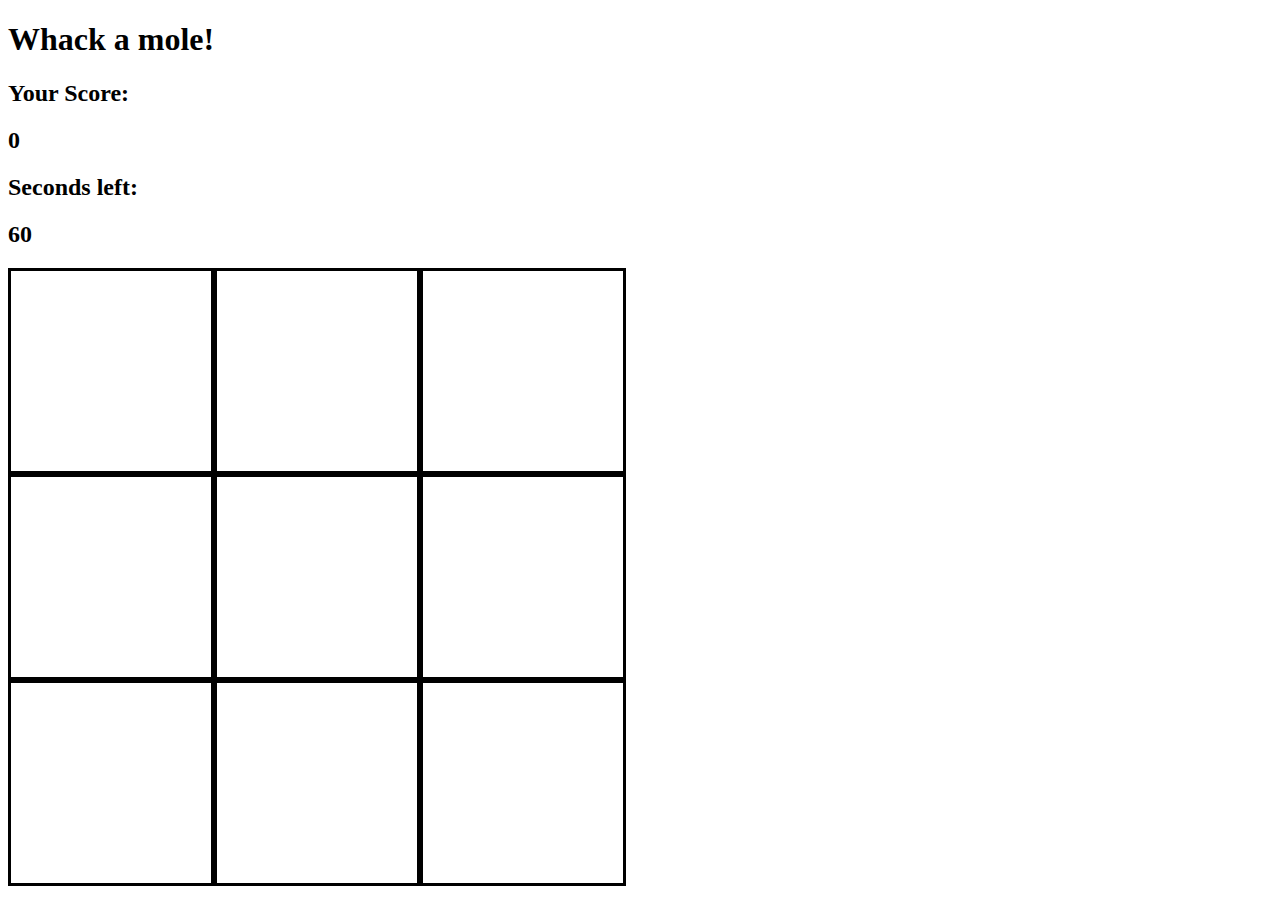
<file: 20. Games/02. Whack-a-mole-Level 1/index.html>
<!DOCTYPE html>
<html lang="en">
<head>
    <meta charset="UTF-8">
    <meta name="viewport" content="width=device-width, initial-scale=1.0">
    <title>Whack a Mole</title>
    <link rel="stylesheet" href="style.css">

</head>
<body>
    <h1>Whack a mole!</h1>

    <h2>Your Score:</h2>
    <h2 id="score">0</h2>
    
    <h2>Seconds left:</h2>
    <h2 id="time-left">60</h2>

    <div class="grid">
        <div class="square" id="1"></div>
        <div class="square" id="2"></div>
        <div class="square" id="3"></div>
        <div class="square" id="4"></div>
        <div class="square" id="5"></div>
        <div class="square" id="6"></div>
        <div class="square" id="7"></div>
        <div class="square" id="8"></div>
        <div class="square" id="9"></div>
    </div> 
</body>
<script src="app.js" charset="utf-8"></script>
</html>
</file>
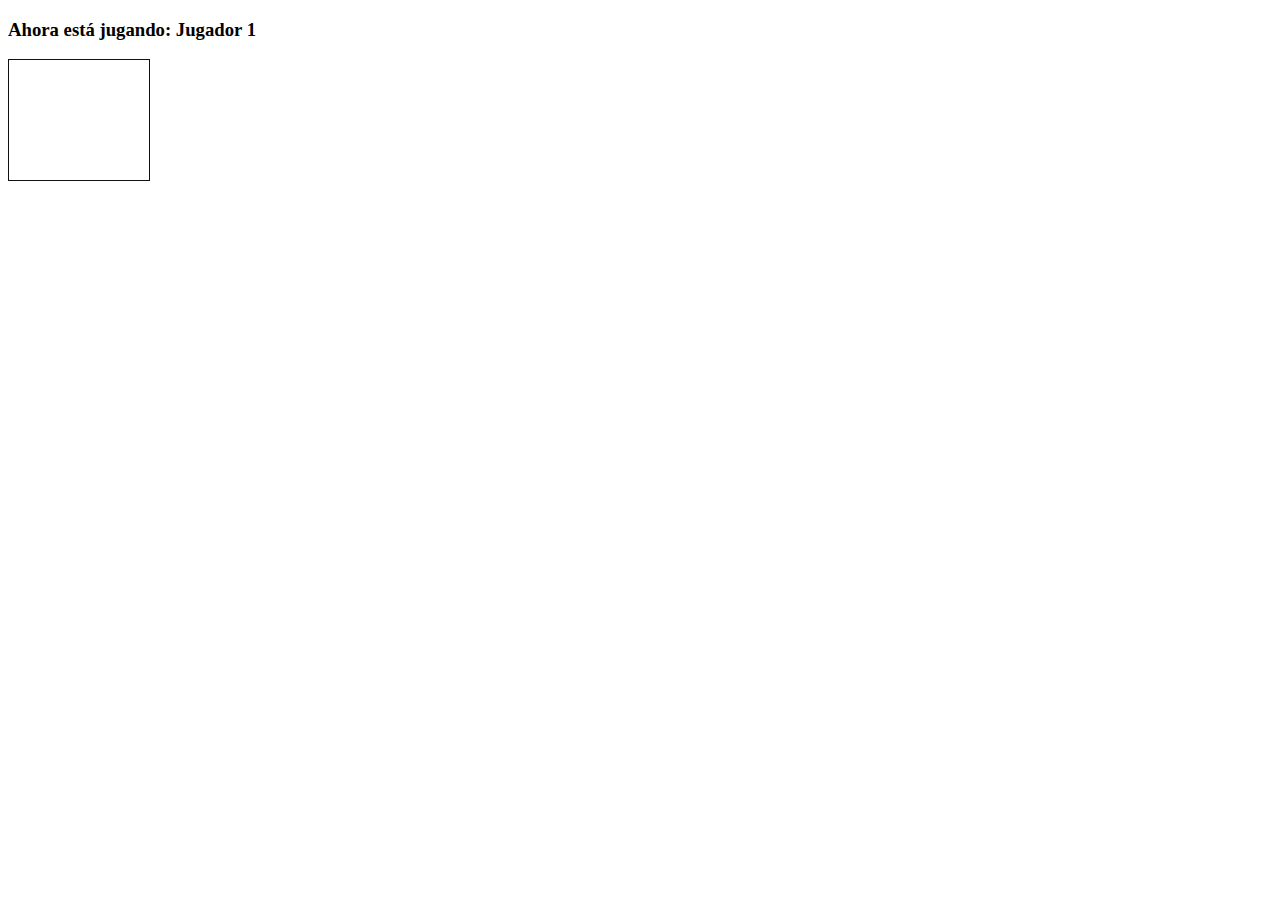
<file: 20. Games/03. Connect Four- Level 1/index.html>
<!DOCTYPE html>
<html lang="en">
<head>
    <meta charset="UTF-8">
    <meta name="viewport" content="width=device-width, initial-scale=1.0">
    <title>Connect Four- Level 1</title>
    <link rel="stylesheet" href="style.css">
    <script src="app.js"></script>
</head>
<body>

    <h3>Ahora está jugando: Jugador <span id="current-player">1</span></h3>
    <h3 id="result"></h3>

    <div class="grid">
        <div></div>
        <div></div>
        <div></div>
        <div></div>
        <div></div>
        <div></div>
        <div></div>
        <div></div>
        <div></div>
        <div></div>
        <div></div>
        <div></div>
        <div></div>
        <div></div>
        <div></div>
        <div></div>
        <div></div>
        <div></div>
        <div></div>
        <div></div>
        <div></div>
        <div></div>
        <div></div>
        <div></div>
        <div></div>
        <div></div>
        <div></div>
        <div></div>
        <div></div>
        <div></div>
        <div></div>
        <div></div>
        <div></div>
        <div></div>
        <div></div>
        <div></div>
        <div></div>
        <div></div>
        <div></div>
        <div></div>
        <div></div>
        <div></div>
        <div class="taken"></div>
        <div class="taken"></div>
        <div class="taken"></div>
        <div class="taken"></div>
        <div class="taken"></div>
        <div class="taken"></div>
        <div class="taken"></div>
    </div>

</body>
</html>
</file>
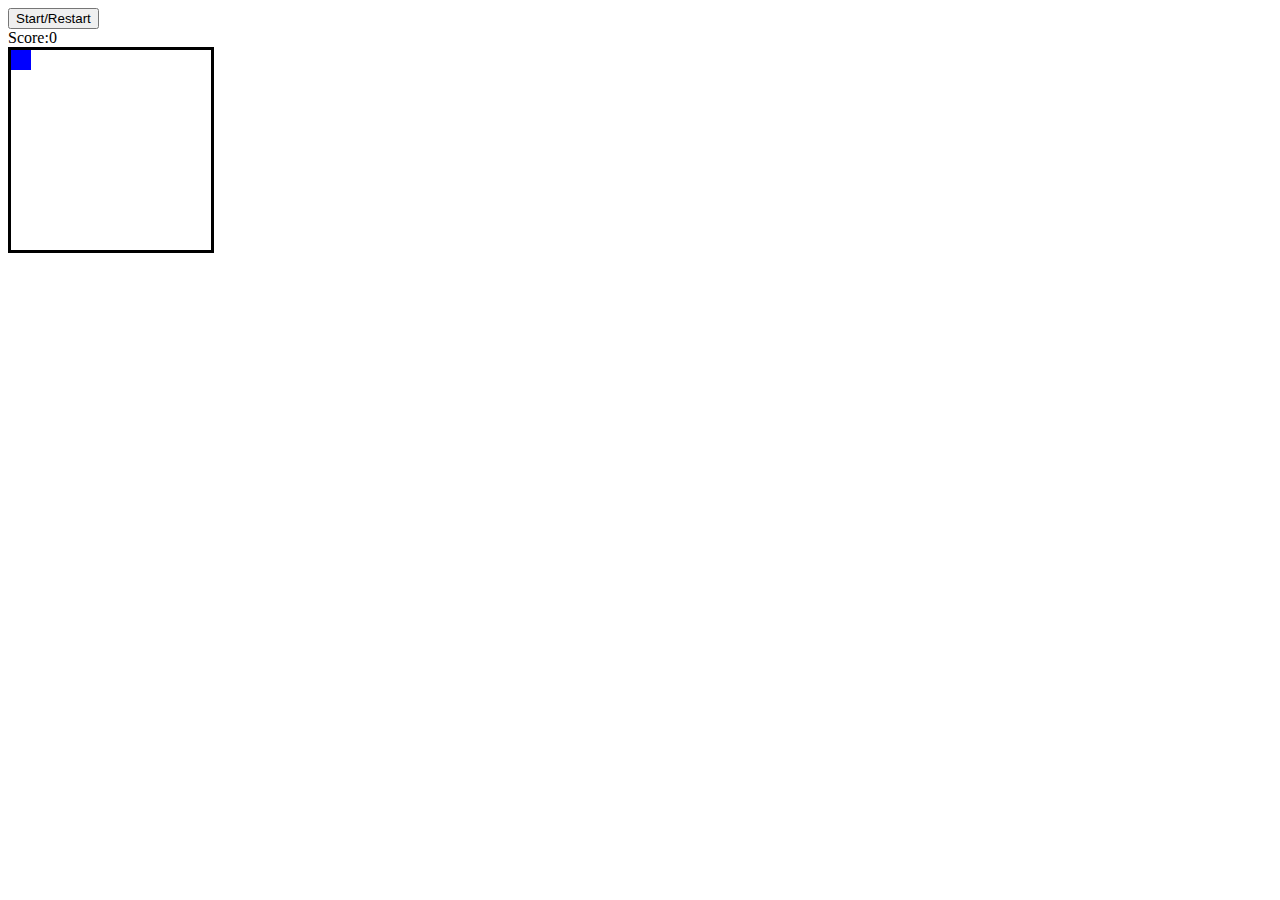
<file: 20. Games/04. Nokia 3310 Snake- Level 2/index.html>
<!DOCTYPE html>
<html lang="en">
<head>
    <meta charset="UTF-8">
    <meta name="viewport" content="width=device-width, initial-scale=1.0">
    <title>Nokia 3310 Snake</title>
    <link rel="stylesheet" href="style.css">
    <script src="app.js"></script>
</head>
<body>
    <button class='start'>Start/Restart</button>
    <div class='score'>Score:<span>0</span></div>

    <div class='grid'>
        <div class='snake'></div>
        <div></div>
        <div></div>
        <div></div>
        <div></div>
        <div></div>
        <div></div>
        <div></div>
        <div></div>
        <div></div>
        <div></div>
        <div></div>
        <div></div>
        <div></div>
        <div></div>
        <div></div>
        <div></div>
        <div></div>
        <div></div>
        <div></div>
        <div></div>
        <div></div>
        <div></div>
        <div></div>
        <div></div>
        <div></div>
        <div></div>
        <div></div>
        <div></div>
        <div></div>
        <div></div>
        <div></div>
        <div></div>
        <div></div>
        <div></div>
        <div></div>
        <div></div>
        <div></div>
        <div></div>
        <div></div>
        <div></div>
        <div></div>
        <div></div>
        <div></div>
        <div></div>
        <div></div>
        <div></div>
        <div></div>
        <div></div>
        <div></div>
        <div></div>
        <div></div>
        <div></div>
        <div></div>
        <div></div>
        <div></div>
        <div></div>
        <div></div>
        <div></div>
        <div></div>
        <div></div>
        <div></div>
        <div></div>
        <div></div>
        <div></div>
        <div></div>
        <div></div>
        <div></div>
        <div></div>
        <div></div>
        <div></div>
        <div></div>
        <div></div>
        <div></div>
        <div></div>
        <div></div>
        <div></div>
        <div></div>
        <div></div>
        <div></div>
        <div></div>
        <div></div>
        <div></div>
        <div></div>
        <div></div>
        <div></div>
        <div></div>
        <div></div>
        <div></div>
        <div></div>
        <div></div>
        <div></div>
        <div></div>
        <div></div>
        <div></div>
        <div></div>
        <div></div>
        <div></div>
        <div></div>
        <div></div>
    </div>
</body>
</html>
</file>
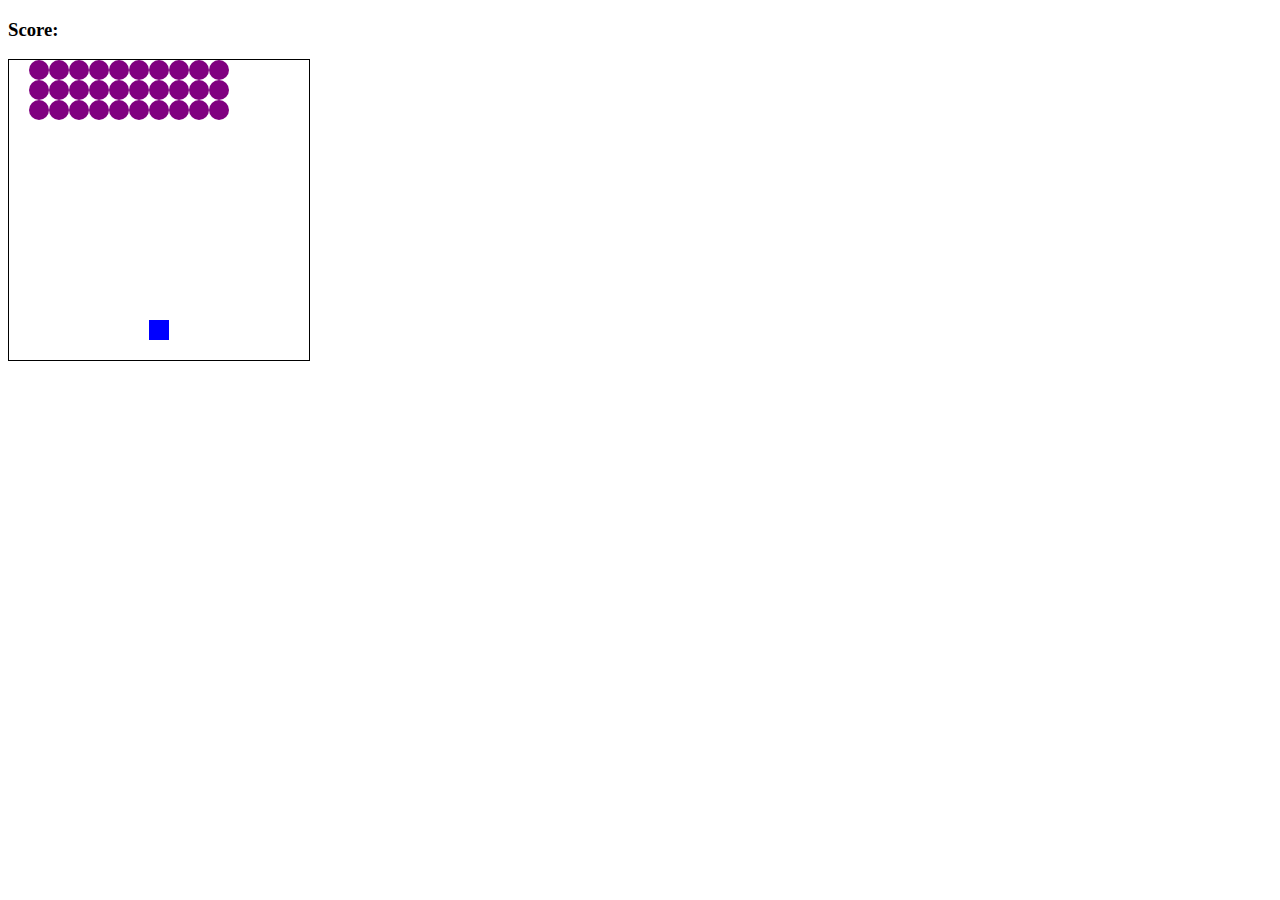
<file: 20. Games/05. Space Invaders- Level 2/index.html>
<!DOCTYPE html>
<html lang="en">
<head>
    <meta charset="UTF-8">
    <meta name="viewport" content="width=device-width, initial-scale=1.0">

    <link rel="stylesheet" href="style.css">
    <script src="app.js"></script>

    <title>Space Invaders</title>
</head>
<body>
    <h3>Score:<span id="result"></span></h3>

    <div class="grid">      
        <div></div>
        <div></div>
        <div></div>
        <div></div>
        <div></div>
        <div></div>
        <div></div>
        <div></div>
        <div></div>
        <div></div>
        <div></div>
        <div></div>
        <div></div>
        <div></div>
        <div></div>
        <div></div>
        <div></div>
        <div></div>
        <div></div>
        <div></div>
        <div></div>
        <div></div>
        <div></div>
        <div></div>
        <div></div>
        <div></div>
        <div></div>
        <div></div>
        <div></div>
        <div></div>
        <div></div>
        <div></div>
        <div></div>
        <div></div>
        <div></div>
        <div></div>
        <div></div>
        <div></div>
        <div></div>
        <div></div>
        <div></div>
        <div></div>
        <div></div>
        <div></div>
        <div></div>
        <div></div>
        <div></div>
        <div></div>
        <div></div>
        <div></div>
        <div></div>
        <div></div>
        <div></div>
        <div></div>
        <div></div>
        <div></div>
        <div></div>
        <div></div>
        <div></div>
        <div></div>
        <div></div>
        <div></div>
        <div></div>
        <div></div>
        <div></div>
        <div></div>
        <div></div>
        <div></div>
        <div></div>
        <div></div>
        <div></div>
        <div></div>
        <div></div>
        <div></div>
        <div></div>
        <div></div>
        <div></div>
        <div></div>
        <div></div>
        <div></div>
        <div></div>
        <div></div>
        <div></div>
        <div></div>
        <div></div>
        <div></div>
        <div></div>
        <div></div>
        <div></div>
        <div></div>
        <div></div>
        <div></div>
        <div></div>
        <div></div>
        <div></div>
        <div></div>
        <div></div>
        <div></div>
        <div></div>
        <div></div>
        <div></div>
        <div></div>
        <div></div>
        <div></div>
        <div></div>
        <div></div>
        <div></div>
        <div></div>
        <div></div>
        <div></div>
        <div></div>
        <div></div>
        <div></div>
        <div></div>
        <div></div>
        <div></div>
        <div></div>
        <div></div>
        <div></div>
        <div></div>
        <div></div>
        <div></div>
        <div></div>
        <div></div>
        <div></div>
        <div></div>
        <div></div>
        <div></div>
        <div></div>
        <div></div>
        <div></div>
        <div></div>
        <div></div>
        <div></div>
        <div></div>
        <div></div>
        <div></div>
        <div></div>
        <div></div>
        <div></div>
        <div></div>
        <div></div>
        <div></div>
        <div></div>
        <div></div>
        <div></div>
        <div></div>
        <div></div>
        <div></div>
        <div></div>
        <div></div>
        <div></div>
        <div></div>
        <div></div>
        <div></div>
        <div></div>
        <div></div>
        <div></div>
        <div></div>
        <div></div>
        <div></div>
        <div></div>
        <div></div>
        <div></div>
        <div></div>
        <div></div>
        <div></div>
        <div></div>
        <div></div>
        <div></div>
        <div></div>
        <div></div>
        <div></div>
        <div></div>
        <div></div>
        <div></div>
        <div></div>
        <div></div>
        <div></div>
        <div></div>
        <div></div>
        <div></div>
        <div></div>
        <div></div>
        <div></div>
        <div></div>
        <div></div>
        <div></div>
        <div></div>
        <div></div>
        <div></div>
        <div></div>
        <div></div>
        <div></div>
        <div></div>
        <div></div>
        <div></div>
        <div></div>
        <div></div>
        <div></div>
        <div></div>
        <div></div>
        <div></div>
        <div></div>
        <div></div>
        <div></div>
        <div></div>
        <div></div>
        <div></div>
        <div></div>
        <div></div>
        <div></div>
        <div></div>
        <div></div>
        <div></div>
        <div></div>
        <div></div>
        <div></div>
        <div></div>
        <div></div>
        <div></div>
        <div></div>
        <div></div>
        <div></div>
        <div></div>
    </div>
</body>
</html>
</file>
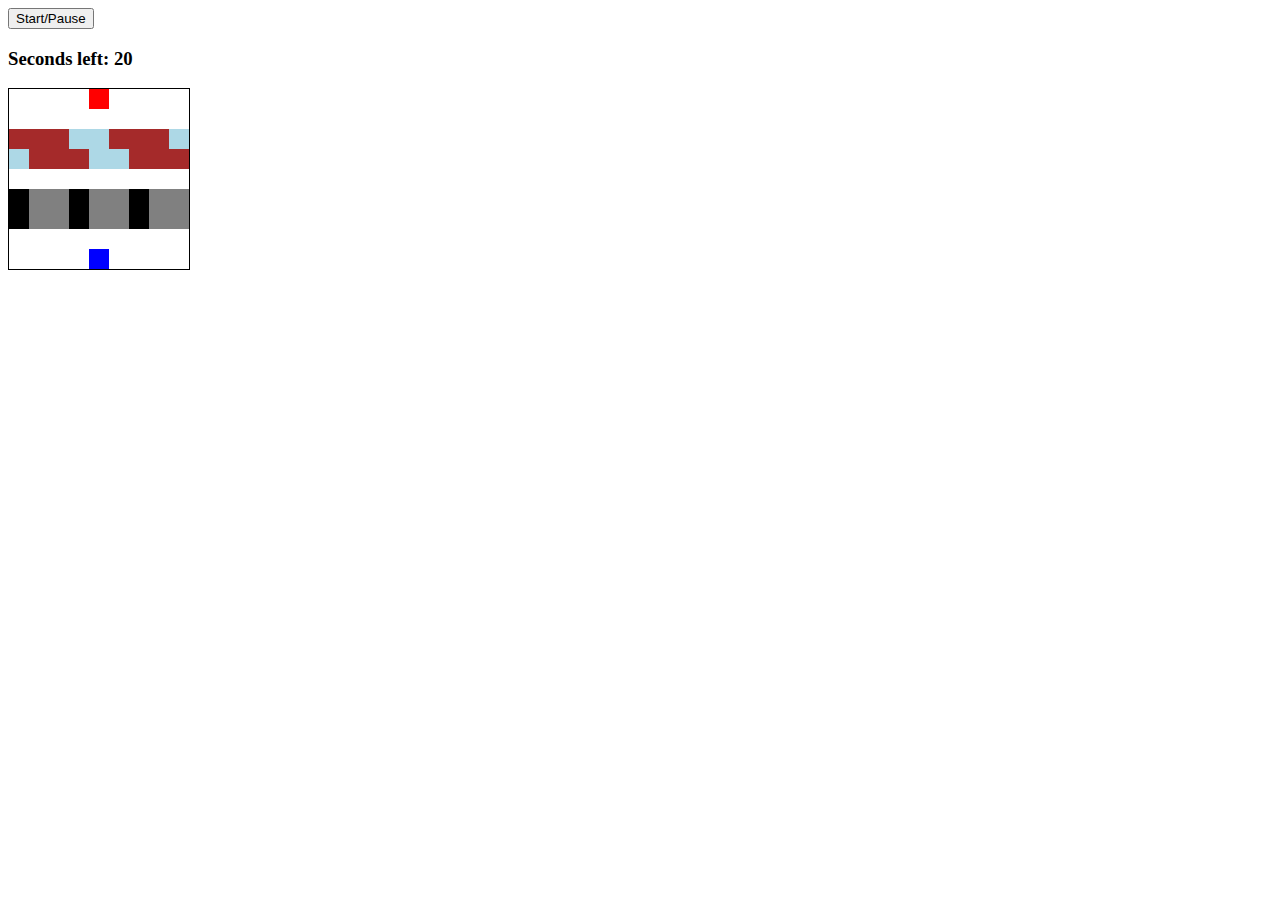
<file: 20. Games/06. Frogger- Level 2/index.html>
<!DOCTYPE html>
<html lang="en">
<head>
    <meta charset="UTF-8">
    <meta name="viewport" content="width=device-width, initial-scale=1.0">

    <link rel="stylesheet" href="style.css">
    <script src="app.js"></script>

    <title>Frogger</title>

</head>

<body>

    <button id="button">Start/Pause</button>
    <h3>Seconds left: <span id="time-left">20</span></h3>
    <h3 id="result"></h3>

    <div class="grid">
        <div></div>
        <div></div>
        <div></div>
        <div></div>
        <div class="ending-block "></div>
        <div></div>
        <div></div>
        <div></div>
        <div></div>
        <div></div>
        <div></div>
        <div></div>
        <div></div>
        <div></div>
        <div></div>
        <div></div>
        <div></div>
        <div></div>
        <div class="log-left l1"></div>
        <div class="log-left l2"></div>
        <div class="log-left l3"></div>
        <div class="log-left l4"></div>
        <div class="log-left l5"></div>
        <div class="log-left l1"></div>
        <div class="log-left l2"></div>
        <div class="log-left l3"></div>
        <div class="log-left l4"></div>
        <div class="log-right l5"></div>
        <div class="log-right l1"></div>
        <div class="log-right l2"></div>
        <div class="log-right l3"></div>
        <div class="log-right l4"></div>
        <div class="log-right l5"></div>
        <div class="log-right l1"></div>
        <div class="log-right l2"></div>
        <div class="log-right l3"></div>
        <div></div>
        <div></div>
        <div></div>
        <div></div>
        <div></div>
        <div></div>
        <div></div>
        <div></div>
        <div></div>
        <div class="car-right c1"></div>
        <div class="car-right c2"></div>
        <div class="car-right c3"></div>
        <div class="car-right c1"></div>
        <div class="car-right c2"></div>
        <div class="car-right c3"></div>
        <div class="car-right c1"></div>
        <div class="car-right c2"></div>
        <div class="car-right c3"></div>
        <div class="car-left c1"></div>
        <div class="car-left c2"></div>
        <div class="car-left c3"></div>
        <div class="car-left c1"></div>
        <div class="car-left c2"></div>
        <div class="car-left c3"></div>
        <div class="car-left c1"></div>
        <div class="car-left c2"></div>
        <div class="car-left c3"></div>
        <div></div>
        <div></div>
        <div></div>
        <div></div>
        <div></div>
        <div></div>
        <div></div>
        <div></div>
        <div></div>
        <div></div>
        <div></div>
        <div></div>
        <div></div>
        <div class="starting-block"></div>
        <div></div>
        <div></div>
        <div></div>
        <div></div>
    </div>

</body>
</html>
</file>
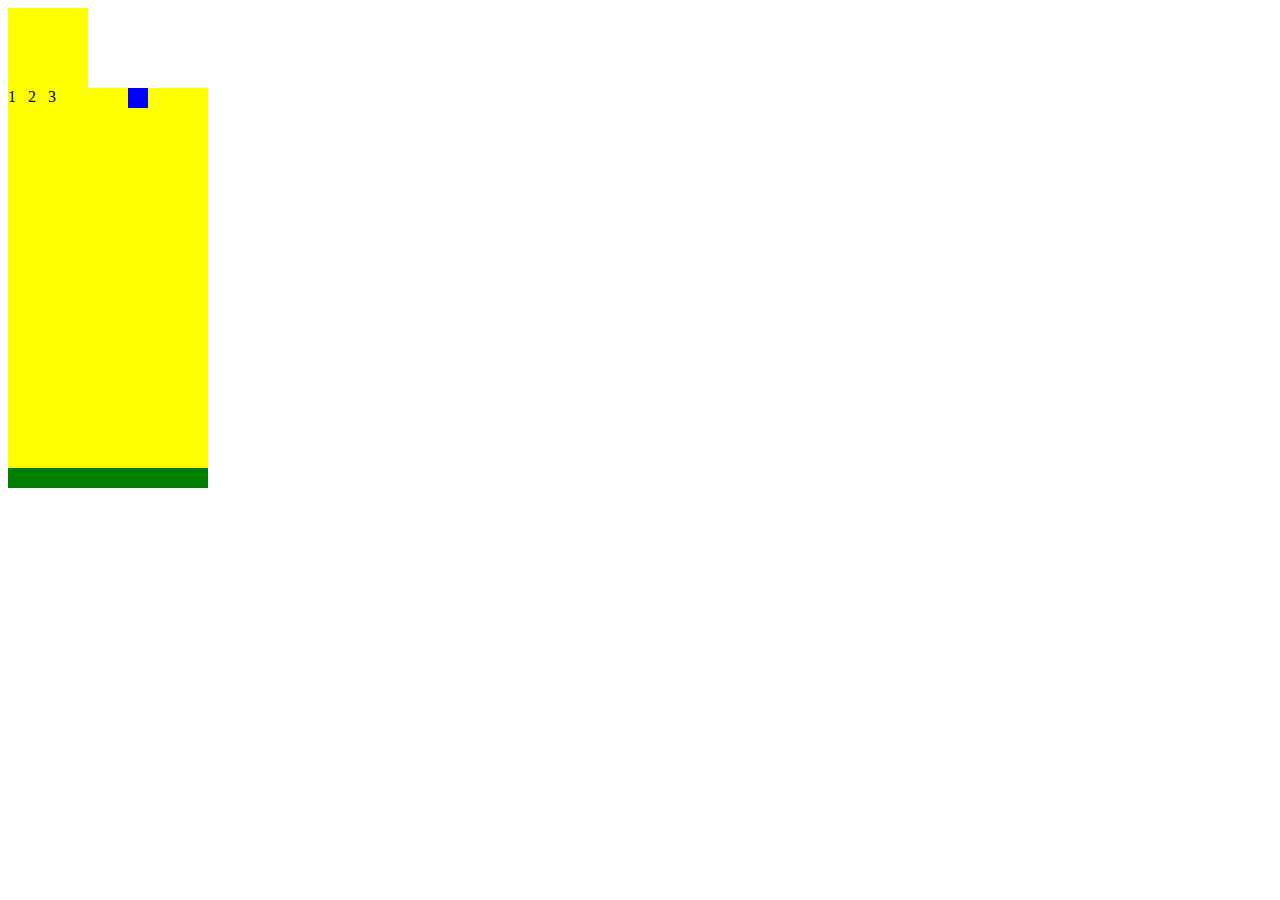
<file: 20. Games/07. Tetris- Level 3/index.html>
<!DOCTYPE html>
<html lang="en">
<head>
    <meta charset="UTF-8">
    <meta http-equiv="X-UA-Compatible" content="IE=edge">
    <meta name="viewport" content="width=device-width, initial-scale=1.0">
    
    <link rel="stylesheet" href="style.css">
    <script src="app.js"></script>
    <link href="https://fonts.googleapis.com/css?family=Montserrat:300,400&display=swap" rel="stylesheet">

    <title>Tetris- Level 3</title>

</head>

<body>
    <div class="previous-shape">
        <div class="previous-grid">
            <div></div>
            <div></div>
            <div></div>
            <div></div>
            <div></div>
            <div></div>
            <div></div>
            <div></div>
            <div></div>
            <div></div>
            <div></div>
            <div></div>
            <div></div>
            <div></div>
            <div></div>
            <div></div>
        </div>
    </div>
   

    <div class="game">
        <div class="grid">
            <div>1</div>
            <div>2</div>
            <div>3</div>
            <div></div>
            <div></div>
            <div></div>
            <div class='block'></div>
            <div></div>
            <div></div>
            <div></div>
            <div></div>
            <div></div>
            <div></div>
            <div></div>
            <div></div>
            <div></div>
            <div></div>
            <div></div>
            <div></div>
            <div></div>
            <div></div>
            <div></div>
            <div></div>
            <div></div>
            <div></div>
            <div></div>
            <div></div>
            <div></div>
            <div></div>
            <div></div>
            <div></div>
            <div></div>
            <div></div>
            <div></div>
            <div></div>
            <div></div>
            <div></div>
            <div></div>
            <div></div>
            <div></div>
            <div></div>
            <div></div>
            <div></div>
            <div></div>
            <div></div>
            <div></div>
            <div></div>
            <div></div>
            <div></div>
            <div></div>
            <div></div>
            <div></div>
            <div></div>
            <div></div>
            <div></div>
            <div></div>
            <div></div>
            <div></div>
            <div></div>
            <div></div>
            <div></div>
            <div></div>
            <div></div>
            <div></div>
            <div></div>
            <div></div>
            <div></div>
            <div></div>
            <div></div>
            <div></div>
            <div></div>
            <div></div>
            <div></div>
            <div></div>
            <div></div>
            <div></div>
            <div></div>
            <div></div>
            <div></div>
            <div></div>
            <div></div>
            <div></div>
            <div></div>
            <div></div>
            <div></div>
            <div></div>
            <div></div>
            <div></div>
            <div></div>
            <div></div>
            <div></div>
            <div></div>
            <div></div>
            <div></div>
            <div></div>
            <div></div>
            <div></div>
            <div></div>
            <div></div>
            <div></div>
            <div></div>
            <div></div>
            <div></div>
            <div></div>
            <div></div>
            <div></div>
            <div></div>
            <div></div>
            <div></div>
            <div></div>
            <div></div>
            <div></div>
            <div></div>
            <div></div>
            <div></div>
            <div></div>
            <div></div>
            <div></div>
            <div></div>
            <div></div>
            <div></div>
            <div></div>
            <div></div>
            <div></div>
            <div></div>
            <div></div>
            <div></div>
            <div></div>
            <div></div>
            <div></div>
            <div></div>
            <div></div>
            <div></div>
            <div></div>
            <div></div>
            <div></div>
            <div></div>
            <div></div>
            <div></div>
            <div></div>
            <div></div>
            <div></div>
            <div></div>
            <div></div>
            <div></div>
            <div></div>
            <div></div>
            <div></div>
            <div></div>
            <div></div>
            <div></div>
            <div></div>
            <div></div>
            <div></div>
            <div></div>
            <div></div>
            <div></div>
            <div></div>
            <div></div>
            <div></div>
            <div></div>
            <div></div>
            <div></div>
            <div></div>
            <div></div>
            <div></div>
            <div></div>
            <div></div>
            <div></div>
            <div></div>
            <div></div>
            <div></div>
            <div></div>
            <div></div>
            <div></div>
            <div></div>
            <div></div>
            <div></div>
            <div></div>
            <div></div>
            <div></div>
            <div></div>
            <div></div>
            <div></div>
            <div></div>
            <div></div>
            <div></div>
            <div></div>
            <div></div>
            <div></div>
            <div class="block3"></div>
            <div class="block3"></div>
            <div class="block3"></div>
            <div class="block3"></div>
            <div class="block3"></div>
            <div class="block3"></div>
            <div class="block3"></div>
            <div class="block3"></div>
            <div class="block3"></div>
            <div class="block3"></div>
        </div>
    </div>
</body>
</html>
</file>
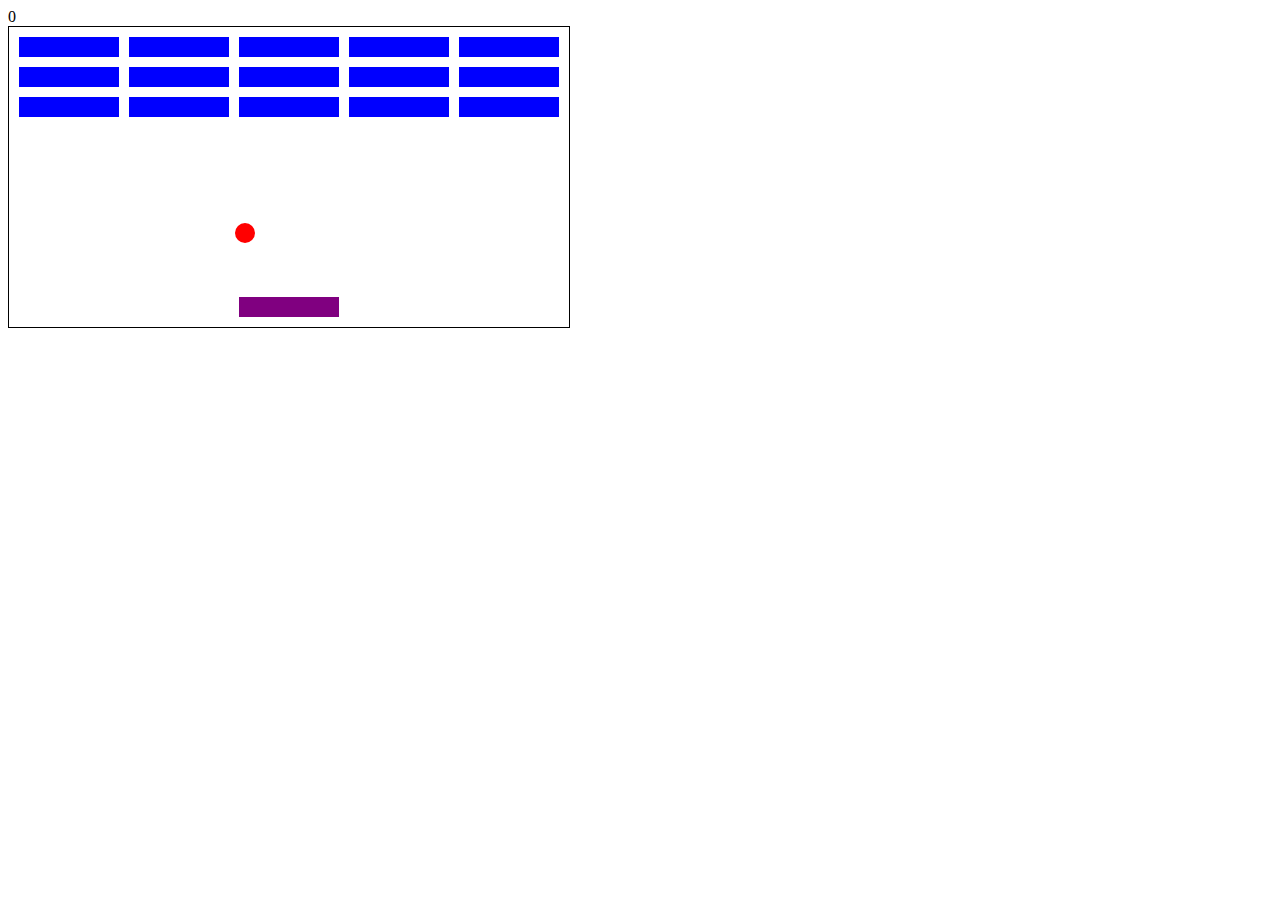
<file: 20. Games/08. 2D Breakout Wall/index.html>
<!DOCTYPE html>
<html lang="en">
<head>
    <meta charset="UTF-8">
    <meta name="viewport" content="width=device-width, initial-scale=1.0">

    <link rel="stylesheet" href="style.css">


    <title>2D Breakout Wall</title>
</head>
<body>
    <div id="score">0</div>
    <div class="grid"></div>

    <script src="app.js"></script>
</body>
</html>
</file>
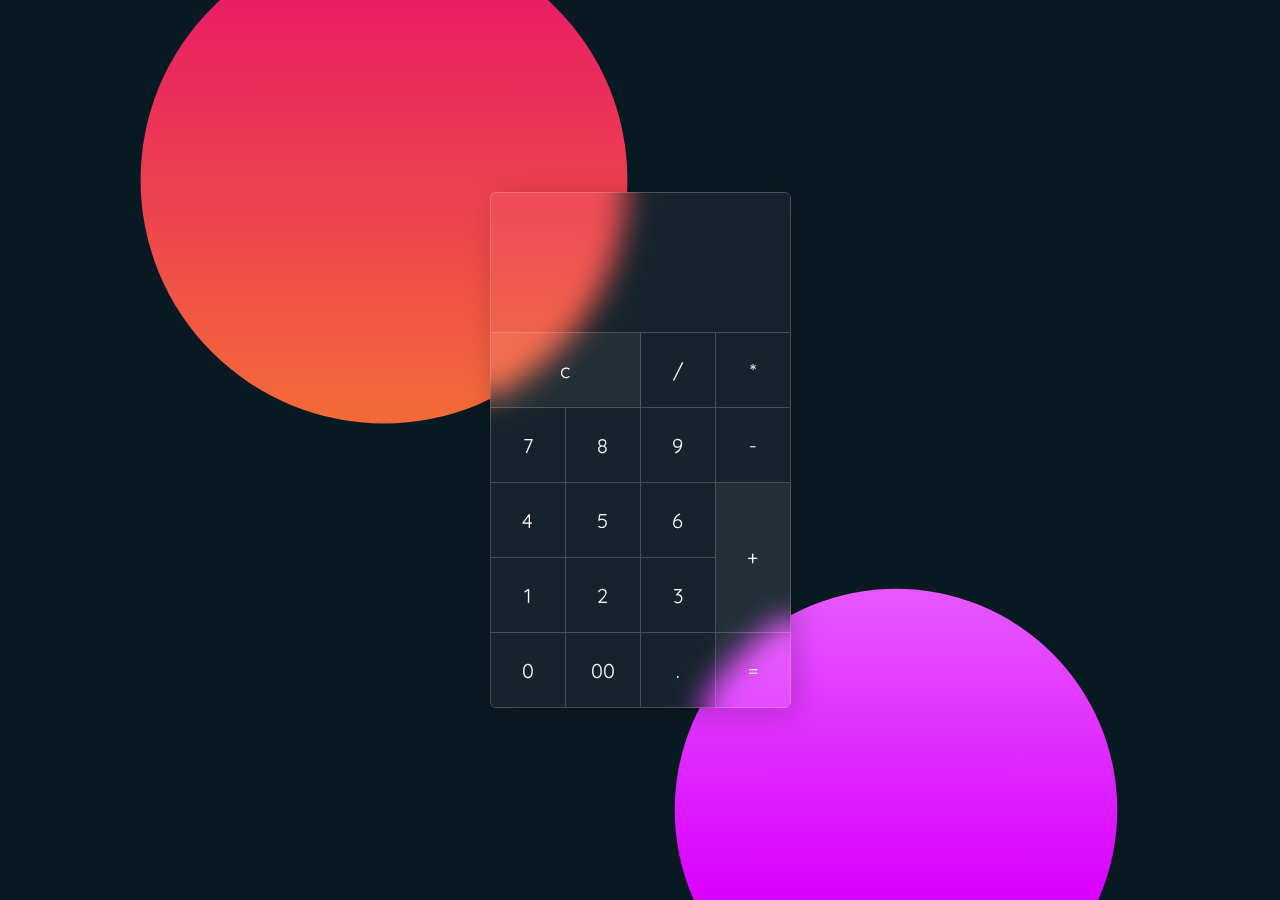
<file: 30. Short Challenge/Calculator Glassmorphism/index.html>
<!DOCTYPE html>
<html lang="en">
<head>
    <meta charset="UTF-8">
    <meta http-equiv="X-UA-Compatible" content="IE=edge">
    <meta name="viewport" content="width=device-width, initial-scale=1.0">

    <link rel="stylesheet" href="style.css">

    <title>Calculator</title>
</head>
<body>
    <div class="container">
        <form name="calc" class="calculator">
            <input type="text" readonly class="value" name="txt">
            <span class="num clear" onclick="calc.txt.value">c</span>
            <span class="num" onclick="document.calc.txt.value +='/'">/</span>
            <span class="num" onclick="document.calc.txt.value +='*'">*</span>
            <span class="num" onclick="document.calc.txt.value +='7'">7</span>
            <span class="num" onclick="document.calc.txt.value +='8'">8</span>
            <span class="num" onclick="document.calc.txt.value +='9'">9</span>
            <span class="num" onclick="document.calc.txt.value +='-'">-</span>
            <span class="num" onclick="document.calc.txt.value +='4'">4</span>
            <span class="num" onclick="document.calc.txt.value +='5'">5</span>
            <span class="num" onclick="document.calc.txt.value +='6'">6</span>
            <span class="num plus" onclick="document.calc.txt.value +='+'">+</span>
            <span class="num" onclick="document.calc.txt.value +='1'">1</span>
            <span class="num" onclick="document.calc.txt.value +='2'">2</span>
            <span class="num" onclick="document.calc.txt.value +='3'">3</span>
            <span class="num" onclick="document.calc.txt.value +='0'">0</span>
            <span class="num" onclick="document.calc.txt.value +='00'">00</span>
            <span class="num" onclick="document.calc.txt.value +='.'">.</span>
            <span class="num equal" onclick="document.calc.txt.value = eval(calc.txt.value)">=</span>
        </form>
    </div>

    <script type="text/javascript" src="vanilla-tilt.js"></script>
    <script type="text/javascript">
        VanillaTilt.init(document.querySelector(".container"), {
            max: 15,
            speed: 400,
            glare: true,
            "max-glare": 0.2,
        });
    </script>


</body>
</html>
</file>
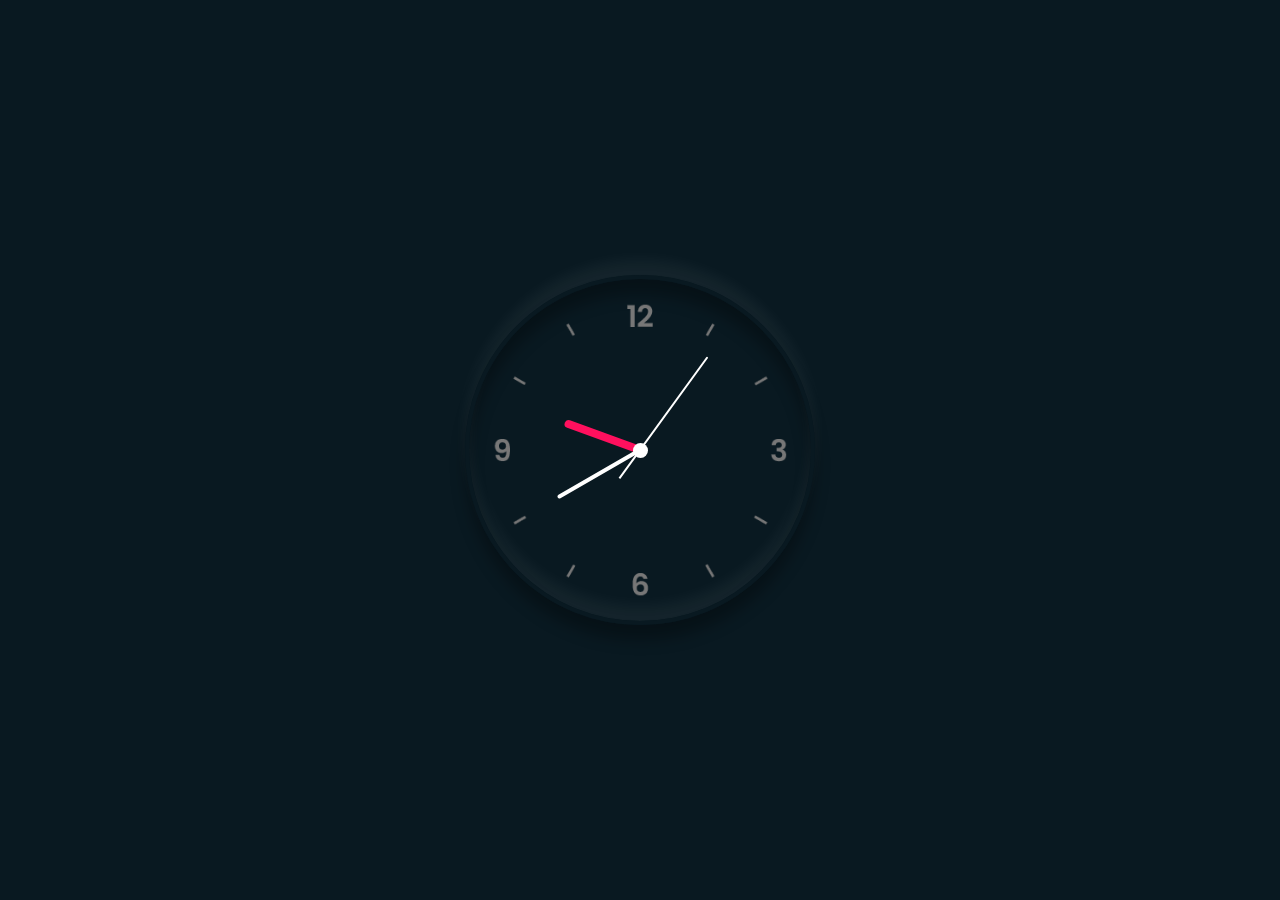
<file: 30. Short Challenge/Clock Dark UI/index.html>
<!DOCTYPE html>
<html lang="en">
<head>
    <meta charset="UTF-8">
    <meta name="viewport" content="width=device-width, initial-scale=1.0">
    <title>JavaScript Clock UI Dark</title>
    <link rel="stylesheet" href="style.css">
</head>
<body>
    <div class="clock">
        <div class="hour">
            <div class="hr" id="hr"></div>
        </div>
        <div class="min">
            <div class="mn" id="mn"></div>
        </div>
        <div class="sec">
            <div class="sc" id="sc"></div>
        </div>
    </div>
    <script type="text/javascript" src="javascript.js"></script>
</body>
</html>
</file>
<file: 20. Games/02. Whack-a-mole-Level 1/style.css>
.square{
    width: 200px;
    height: 200px;
    border-style: solid;
    border-color: black;
}

.grid{
    display: flex;
    flex-flow: row wrap;
    justify-content: center;
    align-content: center;
    width: 618px;
    height: 618px;
}

.mole{
    background-image: url("img/mole.jpg");
    background-size: cover;
}
</file>
<file: 20. Games/03. Connect Four- Level 1/style.css>
.grid{
    border: 1px solid #111;
    display: flex;
    flex-wrap: wrap;
    height: 120px;
    width: 140px;
}

.grid div{
    height: 20px;
    width: 20px;
}

.player-one{
    background-color: red;
    border-radius: 10px;
}

.player-two{
    background-color: yellow;
    border-radius: 10px;
}
</file>
<file: 20. Games/04. Nokia 3310 Snake- Level 2/style.css>
.grid{
    display: flex;
    flex-wrap: wrap;
    height: 200px;
    width: 200px;
    border-style: solid;
}

.grid div{
    width: 20px;
    height: 20px;
}

.snake{
    background-color: blue;
}

.apple{
    background-color: purple;
}
</file>
<file: 20. Games/05. Space Invaders- Level 2/style.css>
.grid{
    display: flex;
    flex-wrap: wrap;
    border: solid 1px;
    width: 300px;
    height: 300px;
}

.grid div{
    width: 20px;
    height: 20px;
}

.shooter{
    background-color: blue;
}

.invader{
    background-color: purple;
    border-radius: 10px;
}

.boom{
    background-color: red;
}

.laser{
    background-color: orange;
}
</file>
<file: 20. Games/06. Frogger- Level 2/style.css>
.grid{
    border: 1px solid;
    display: flex;
    flex-wrap: wrap;
    height: 180px;
    width: 180px;
}

.grid div{
    height: 20px;
    width: 20px;
}

.ending-block{
    background-color: red;
}

.starting-block{
    background-color: blue;
}

.c1{
    background-color: black;
}

.c2, .c3{
    background-color: grey;
}

.l1, .l2, .l3{
    background-color: brown;
}

.l4, .l5{
    background-color: lightblue;
}

.frog{
    background-color: darkgreen;
}
</file>
<file: 20. Games/07. Tetris- Level 3/style.css>
div{
    background-color: yellow;
    height: 20px;
    width: 20px;
}

.grid{
    background-color: blue;
    height: 400px;
    width: 200px;
    display: flex;
    flex-wrap: wrap;
}

.previous-grid{
    height: 80px;
    width: 80px;
    display: flex;
    flex-wrap: wrap;
}

.previous-shape{
    height: 80px;
    width: 80px;
}

.block{
    background-color: blue;
}

.block2{
    background-color: purple;
}

.block3{
    background-color: green;
}
</file>
<file: 20. Games/08. 2D Breakout Wall/style.css>
.grid{
    position: absolute;
    width: 560px;
    height: 300px;
    border: solid black 1px;
}

.block{
    position: absolute;
    width: 100px;
    height: 20px;
    background-color: blue;
}

.user{
    position: absolute;
    width: 100px;
    height: 20px;
    background-color: purple;
}

.ball{
    position: absolute;
    width: 20px;
    height: 20px;
    border-radius: 50%;
    background-color: red;
}
</file>
<file: 30. Short Challenge/Calculator Glassmorphism/style.css>
@import url('https://fonts.googleapis.com/css2?family=Quicksand:wght@300;400;500&display=swap');

*{
    margin: 0;
    padding: 0;
    box-sizing: border-box;
    font-family: 'Quicksand', sans-serif;
}

body{
    display: flex;
    justify-content: center;
    align-items: center;
    min-height: 100vh;
    background: #091921;
}

body::before{
    content: '';
    position: absolute;
    top: 0;
    left: 0;
    width: 100%;
    height: 100%;
    background: linear-gradient(#e91e63, #ffc107);
    clip-path: circle(22% at 30% 20%);
}

body::after{
    content: '';
    position: absolute;
    top: 0;
    left: 0;
    width: 100%;
    height: 100%;
    background: linear-gradient(#ffffff, #da00ff);
    clip-path: circle(20% at 70% 90%);
}

.container{
    position: relative;
    background: rgba(255,255,255,0.05);
    border-radius: 6px;
    overflow: hidden;
    z-index: 10;
    backdrop-filter: blur(15px);
    border-top: 1px solid rgba(255,255,255,0.2);
    border-left: 1px solid rgba(255,255,255,0.2);
    box-shadow: 5px 5px 30px rgba(0,0,0,0.2);
}

.container .calculator{
    position: relative;
    display: grid;
}

.container .calculator .value{
    grid-column: span 4;
    height: 140px;
    width: 300px;
    text-align: right;
    border: none;
    outline: none;
    padding: 10px;
    font-size: 30px;
    background: transparent;
    color: #fff;
    border-bottom: 1px solid rgba(255,255,255,0.2);
    border-right: 1px solid rgba(255,255,255,0.2);
}

.container .calculator span{
    display: grid;
    place-items: center;
    height: 75px;
    width: 75px;
    color: #fff;
    font-weight: 400;
    cursor: pointer;
    font-size: 20px;
    user-select: none;
    border-bottom: 1px solid rgba(255,255,255,0.2);
    border-right: 1px solid rgba(255,255,255,0.2);
    transition: 0.5s;
}

.container .calculator span:hover{
    transition: 0s;
    background: rgba(255,255,255,0.05);
}

.container .calculator span:active{
    background: #14ff47;
    color: #192f00;
    font-size: 24px;
    font-weight: 500;
}

.container .calculator .clear{
    grid-column: span 2;
    width: 150px;
    background: rgba(255,255,255,0.05);
}

.container .calculator .plus{
    grid-row: span 2;
    height: 150px;
    background: rgba(255,255,255,0.05);
}

.equal{
    background: rgba(255,255,255,0.05);
}
</file>
<file: 30. Short Challenge/Clock Dark UI/style.css>
*{
    margin: 0;
    padding: 0;
    box-sizing: border-box;    
}

body{
    display: flex;
    justify-content: center;
    align-items: center;
    min-height: 100vh;
    background: #091921;
}

.clock{
    width: 350px;
    height: 350px;
    display: flex;
    justify-content: center;
    align-items: center;
    background: url(clock.png);
    background-size: cover;
    border: 4px solid #091921;
    border-radius: 50%;;
    box-shadow: 0 -15px 15px rgba(255,255,255,0.05),
                inset 0 -15px 15px rgba(255,255,255,0.05),
                0 15px 15px rgba(0,0,0,0.3),
                inset 0 15px 15px rgba(0,0,0,0.3);
}

.clock:before{
    content: '';
    position: absolute;
    width: 15px;
    height: 15px;
    background: #fff;
    border-radius: 50%;
    z-index: 1000;
}

.clock .hour,
.clock .min,
.clock .sec{
    position: absolute;
}

.clock .hour, .hr{
    width: 160px;
    height: 160px;  
}

.clock .min, .mn{
    width: 190px;
    height: 190px;  
}

.clock .sec, .sc{
    width: 230px;
    height: 230px;  
}

.hr, .mn, .sc{
    display: flex;
    justify-content: center;
    /* align-items: center; */
    position: absolute;
    border-radius: 50%;
}

.hr:before{
    content: '';
    position: absolute;
    width: 8px;
    height: 80px;
    background: #ff105e;
    z-index: 10;
    border-radius: 6px 6px 0 0;
}

.mn:before{
    content: '';
    position: absolute;
    width: 4px;
    height: 90px;
    background: #fff;
    z-index: 11;
    border-radius: 6px 6px 0 0;
}

.sc:before{
    content: '';
    position: absolute;
    width: 2px;
    height: 150px;
    background: #fff;
    z-index: 12;
    border-radius: 6px 6px 0 0;
}
</file>
